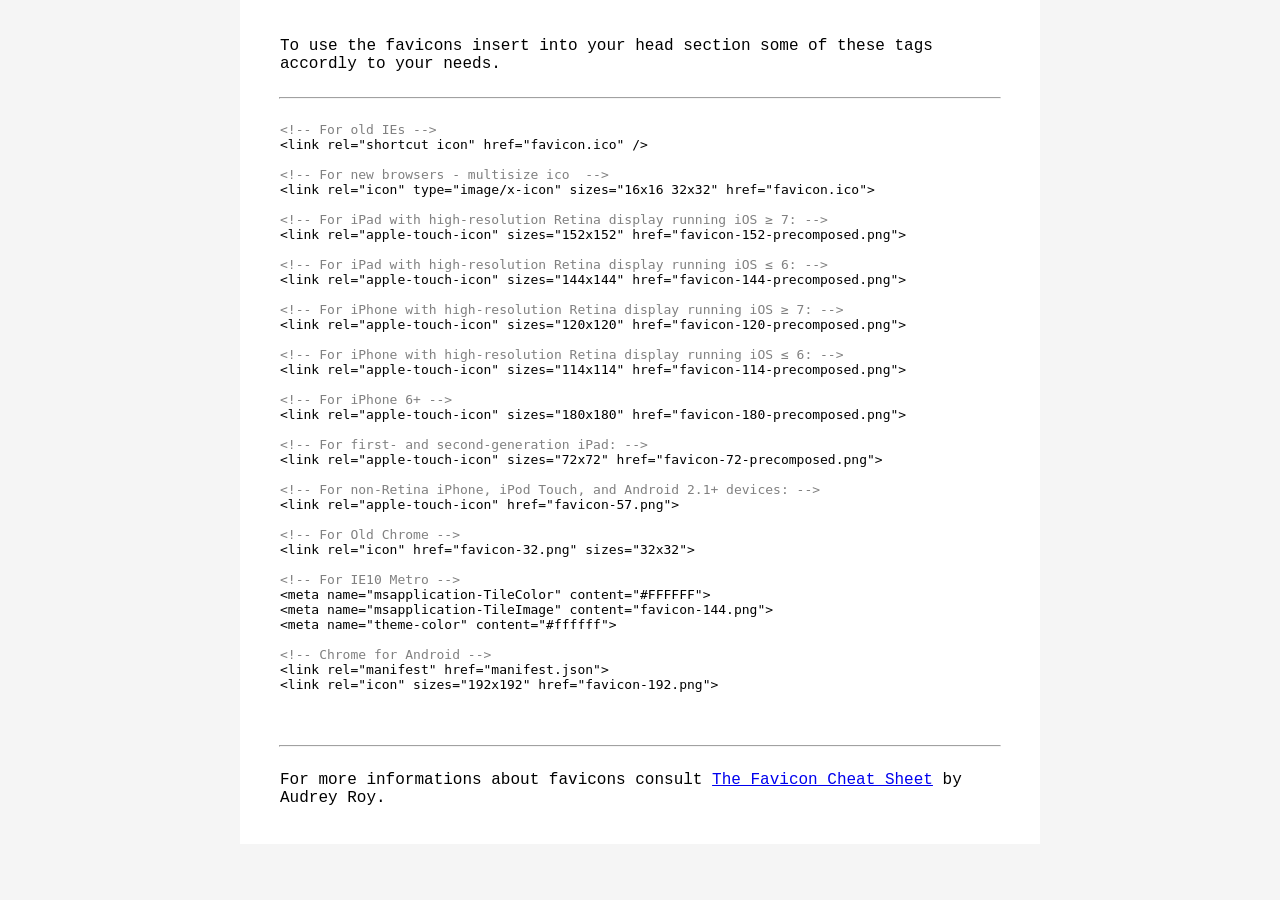
<file: Favicons/index.html>
<!DOCTYPE html>
    <head>
        <title>
            Favicons
        </title>
        <meta charset="utf-8" />

        <!-- For old IEs -->
        <link rel="shortcut icon" href="favicon.ico" />

        <!-- For new browsers multisize ico  -->
        <link rel="icon" type="image/x-icon" sizes="16x16 32x32" href="favicon.ico">

        <!-- Chrome for Android -->
        <link rel="icon" sizes="192x192" href="favicon-192.png">

        <!-- For iPhone 6+ downscaled for other devices -->
        <link rel="apple-touch-icon" sizes="180x180" href="favicon-180-precomposed.png">

        <!-- For IE10 Metro -->
        <meta name="msapplication-TileColor" content="#FFFFFF">
        <meta name="msapplication-TileImage" content="favicon-144.png">

        <style>

            body {
                background-color: #f5f5f5;
                border: 0px;
                margin: 0px;
                padding: 0px;
                font-family: Consolas,Menlo,Monaco,Lucida Console,Liberation Mono,DejaVu Sans Mono,Bitstream Vera Sans Mono,Courier New,monospace,serif;
                color: black;
            }

            pre {
                margin: 0px;
                color: black;
                padding: 0px 5%;
            }

            code {

            }

            .container {
                background-color: white;
                max-width: 800px;
                width: 100%;
                margin: 0 auto;
                padding: 1% 0;
                height: 100%;
            }

            .comment {
                color: gray;
                padding: 0px;
                margin: 0px;
            }

            hr {
                width: 80%;
                padding: 0 5%;
                border-color: #f5f5f5;
                background-color: #D1D1D1;
            }

            p {
                padding: 1% 5%;
            }

        </style>

    </head>
    <body class="">

        <div class="container">
            <p>
                To use the favicons insert into your  head section some of these tags accordly to your needs.
            </p>
            <hr>
            <pre>
            <code>
<span class="comment">&lt;!-- For old IEs --&gt;</span>
&lt;link rel=&quot;shortcut icon&quot; href=&quot;favicon.ico&quot; /&gt;

<span class="comment">&lt;!-- For new browsers - multisize ico  --&gt;</span>
&lt;link rel=&quot;icon&quot; type=&quot;image/x-icon&quot; sizes=&quot;16x16 32x32&quot; href=&quot;favicon.ico&quot;&gt;

<span class="comment">&lt;!-- For iPad with high-resolution Retina display running iOS &ge; 7: --&gt;</span>
&lt;link rel=&quot;apple-touch-icon&quot; sizes=&quot;152x152&quot; href=&quot;favicon-152-precomposed.png&quot;&gt;

<span class="comment">&lt;!-- For iPad with high-resolution Retina display running iOS &le; 6: --&gt;</span>
&lt;link rel=&quot;apple-touch-icon&quot; sizes=&quot;144x144&quot; href=&quot;favicon-144-precomposed.png&quot;&gt;

<span class="comment">&lt;!-- For iPhone with high-resolution Retina display running iOS &ge; 7: --&gt;</span>
&lt;link rel=&quot;apple-touch-icon&quot; sizes=&quot;120x120&quot; href=&quot;favicon-120-precomposed.png&quot;&gt;

<span class="comment">&lt;!-- For iPhone with high-resolution Retina display running iOS &le; 6: --&gt;</span>
&lt;link rel=&quot;apple-touch-icon&quot; sizes=&quot;114x114&quot; href=&quot;favicon-114-precomposed.png&quot;&gt;

<span class="comment">&lt;!-- For iPhone 6+ --&gt;</span>
&lt;link rel=&quot;apple-touch-icon&quot; sizes=&quot;180x180&quot; href=&quot;favicon-180-precomposed.png&quot;&gt;

<span class="comment">&lt;!-- For first- and second-generation iPad: --&gt;</span>
&lt;link rel=&quot;apple-touch-icon&quot; sizes=&quot;72x72&quot; href=&quot;favicon-72-precomposed.png&quot;&gt;

<span class="comment">&lt;!-- For non-Retina iPhone, iPod Touch, and Android 2.1+ devices: --&gt;</span>
&lt;link rel=&quot;apple-touch-icon&quot; href=&quot;favicon-57.png&quot;&gt;

<span class="comment">&lt;!-- For Old Chrome --&gt;</span>
&lt;link rel=&quot;icon&quot; href=&quot;favicon-32.png&quot; sizes=&quot;32x32&quot;&gt;

<span class="comment">&lt;!-- For IE10 Metro --&gt;</span>
&lt;meta name=&quot;msapplication-TileColor&quot; content=&quot;#FFFFFF&quot;&gt;
&lt;meta name=&quot;msapplication-TileImage&quot; content=&quot;favicon-144.png&quot;&gt;
&lt;meta name=&quot;theme-color&quot; content=&quot;#ffffff&quot;&gt;

<span class="comment">&lt;!-- Chrome for Android --&gt;</span>
&lt;link rel=&quot;manifest&quot; href=&quot;manifest.json&quot;&gt;
&lt;link rel=&quot;icon&quot; sizes=&quot;192x192&quot; href=&quot;favicon-192.png&quot;&gt;

            </code>
            </pre>

            <hr>

            <p>
                For more informations about favicons consult <a href="https://github.com/audreyr/favicon-cheat-sheet">The Favicon Cheat Sheet</a> by Audrey Roy.
            </p>

        </div>

    </body>
</file>
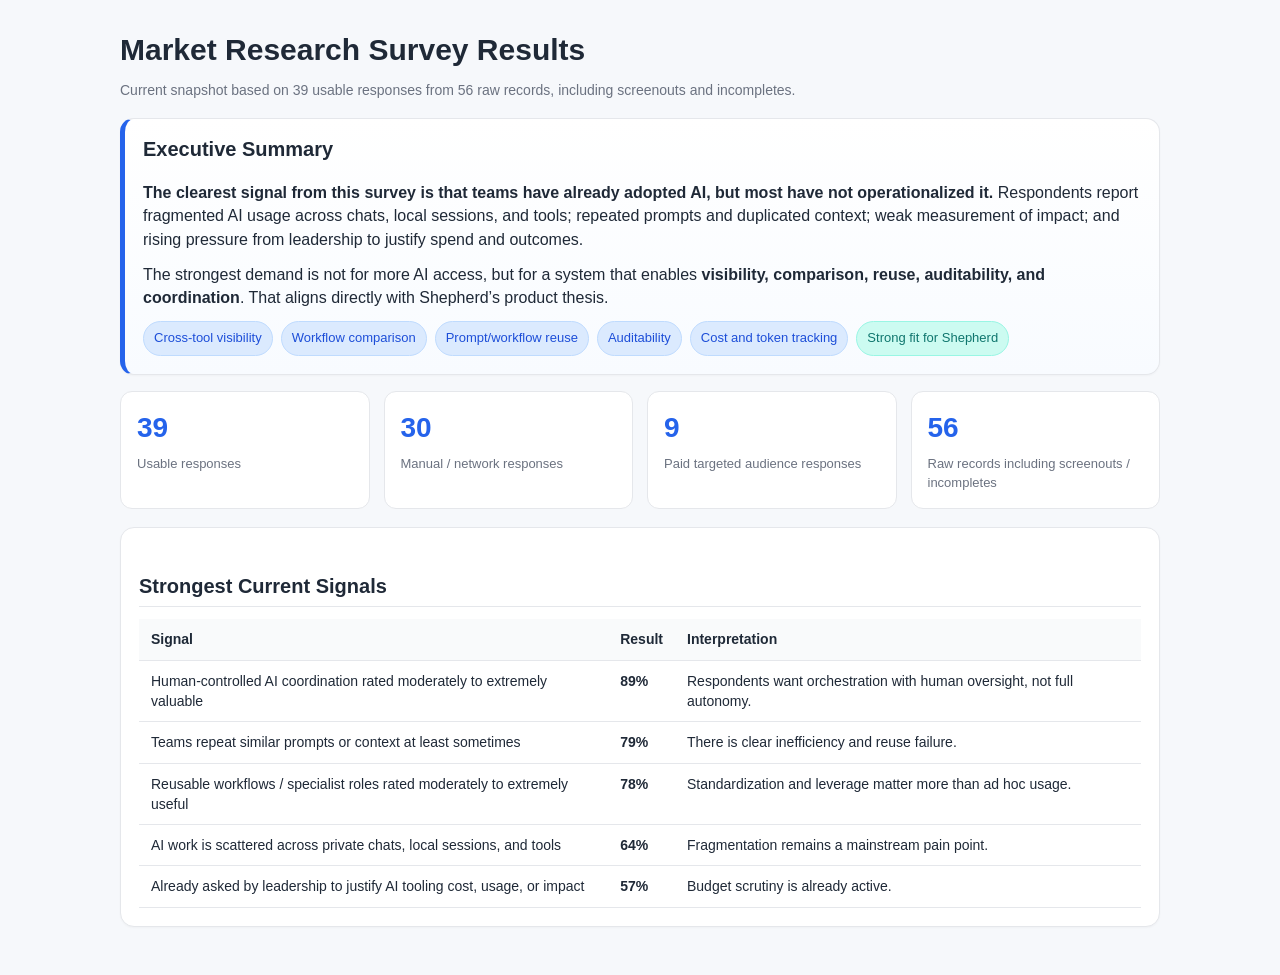
<file: shepherd/index.html>
<!DOCTYPE html>
<html lang="en">
<head>
  <meta charset="UTF-8" />
  <meta name="viewport" content="width=device-width, initial-scale=1.0" />
  <title>Market Research Survey Results Report</title>
  <style>
    :root {
      --bg: #f6f8fb;
      --card: #ffffff;
      --text: #1f2937;
      --muted: #6b7280;
      --line: #e5e7eb;
      --accent: #2563eb;
      --accent-soft: #dbeafe;
      --good: #0f766e;
      --good-soft: #ccfbf1;
      --warn: #b45309;
      --warn-soft: #fef3c7;
    }
    * { box-sizing: border-box; }
    body {
      margin: 0;
      background: var(--bg);
      color: var(--text);
      font-family: Arial, Helvetica, sans-serif;
      line-height: 1.45;
    }
    .wrap {
      max-width: 1080px;
      margin: 0 auto;
      padding: 32px 20px 48px;
    }
    h1, h2, h3 {
      margin: 0 0 12px;
      line-height: 1.2;
    }
    h1 { font-size: 30px; }
    h2 {
      font-size: 20px;
      margin-top: 28px;
      padding-bottom: 8px;
      border-bottom: 1px solid var(--line);
    }
    h3 { font-size: 16px; margin-top: 20px; }
    p { margin: 0 0 12px; }
    .sub {
      color: var(--muted);
      font-size: 14px;
      margin-top: 6px;
    }
    .card {
      background: var(--card);
      border: 1px solid var(--line);
      border-radius: 14px;
      padding: 18px 18px;
      margin-top: 18px;
      box-shadow: 0 1px 2px rgba(0,0,0,0.03);
    }
    .summary {
      background: linear-gradient(180deg, #ffffff 0%, #f8fbff 100%);
      border-left: 5px solid var(--accent);
    }
    .grid {
      display: grid;
      grid-template-columns: repeat(4, minmax(0, 1fr));
      gap: 14px;
      margin-top: 16px;
    }
    .metric {
      background: var(--card);
      border: 1px solid var(--line);
      border-radius: 12px;
      padding: 16px;
    }
    .metric .num {
      font-size: 28px;
      font-weight: 700;
      color: var(--accent);
      margin-bottom: 6px;
    }
    .metric .label {
      font-size: 13px;
      color: var(--muted);
    }
    .pill-row {
      display: flex;
      flex-wrap: wrap;
      gap: 8px;
      margin-top: 10px;
    }
    .pill {
      display: inline-block;
      padding: 7px 10px;
      border-radius: 999px;
      font-size: 13px;
      background: var(--accent-soft);
      color: #1d4ed8;
      border: 1px solid #bfdbfe;
    }
    .pill.good {
      background: var(--good-soft);
      color: var(--good);
      border-color: #99f6e4;
    }
    .pill.warn {
      background: var(--warn-soft);
      color: var(--warn);
      border-color: #fde68a;
    }
    ul, ol {
      margin: 10px 0 0 20px;
      padding: 0;
    }
    li { margin: 8px 0; }
    table {
      width: 100%;
      border-collapse: collapse;
      margin-top: 12px;
      font-size: 14px;
    }
    th, td {
      text-align: left;
      padding: 10px 12px;
      border-bottom: 1px solid var(--line);
      vertical-align: top;
    }
    th {
      background: #f9fafb;
      font-weight: 700;
    }
    .two-col {
      display: grid;
      grid-template-columns: 1fr 1fr;
      gap: 16px;
    }
    blockquote {
      margin: 12px 0;
      padding: 12px 14px;
      background: #f9fafb;
      border-left: 4px solid var(--accent);
      color: #374151;
      font-style: italic;
    }
    .footer-note {
      margin-top: 18px;
      font-size: 12px;
      color: var(--muted);
    }
    @media (max-width: 900px) {
      .grid { grid-template-columns: repeat(2, minmax(0, 1fr)); }
      .two-col { grid-template-columns: 1fr; }
    }
    @media (max-width: 600px) {
      .grid { grid-template-columns: 1fr; }
    }
  </style>
</head>
<body>
  <div class="wrap">
    <h1>Market Research Survey Results</h1>
    <div class="sub">Current snapshot based on 39 usable responses from 56 raw records, including screenouts and incompletes.</div>

    <div class="card summary">
      <h2 style="border-bottom:none; margin-top:0;">Executive Summary</h2>
      <p><strong>The clearest signal from this survey is that teams have already adopted AI, but most have not operationalized it.</strong> Respondents report fragmented AI usage across chats, local sessions, and tools; repeated prompts and duplicated context; weak measurement of impact; and rising pressure from leadership to justify spend and outcomes.</p>
      <p>The strongest demand is not for more AI access, but for a system that enables <strong>visibility, comparison, reuse, auditability, and coordination</strong>. That aligns directly with Shepherd’s product thesis.</p>
      <div class="pill-row">
        <span class="pill">Cross-tool visibility</span>
        <span class="pill">Workflow comparison</span>
        <span class="pill">Prompt/workflow reuse</span>
        <span class="pill">Auditability</span>
        <span class="pill">Cost and token tracking</span>
        <span class="pill good">Strong fit for Shepherd</span>
      </div>
    </div>

    <div class="grid">
      <div class="metric">
        <div class="num">39</div>
        <div class="label">Usable responses</div>
      </div>
      <div class="metric">
        <div class="num">30</div>
        <div class="label">Manual / network responses</div>
      </div>
      <div class="metric">
        <div class="num">9</div>
        <div class="label">Paid targeted audience responses</div>
      </div>
      <div class="metric">
        <div class="num">56</div>
        <div class="label">Raw records including screenouts / incompletes</div>
      </div>
    </div>

    <div class="card">
      <h2>Strongest Current Signals</h2>
      <table>
        <thead>
          <tr>
            <th>Signal</th>
            <th>Result</th>
            <th>Interpretation</th>
          </tr>
        </thead>
        <tbody>
          <tr>
            <td>Human-controlled AI coordination rated moderately to extremely valuable</td>
            <td><strong>89%</strong></td>
            <td>Respondents want orchestration with human oversight, not full autonomy.</td>
          </tr>
          <tr>
            <td>Teams repeat similar prompts or context at least sometimes</td>
            <td><strong>79%</strong></td>
            <td>There is clear inefficiency and reuse failure.</td>
          </tr>
          <tr>
            <td>Reusable workflows / specialist roles rated moderately to extremely useful</td>
            <td><strong>78%</strong></td>
            <td>Standardization and leverage matter more than ad hoc usage.</td>
          </tr>
          <tr>
            <td>AI work is scattered across private chats, local sessions, and tools</td>
            <td><strong>64%</strong></td>
            <td>Fragmentation remains a mainstream pain point.</td>
          </tr>
          <tr>
            <td>Already asked by leadership to justify AI tooling cost, usage, or impact</td>
            <td><strong>57%</strong></td>
            <td>Budget scrutiny is already active.</td>
          </
</file>
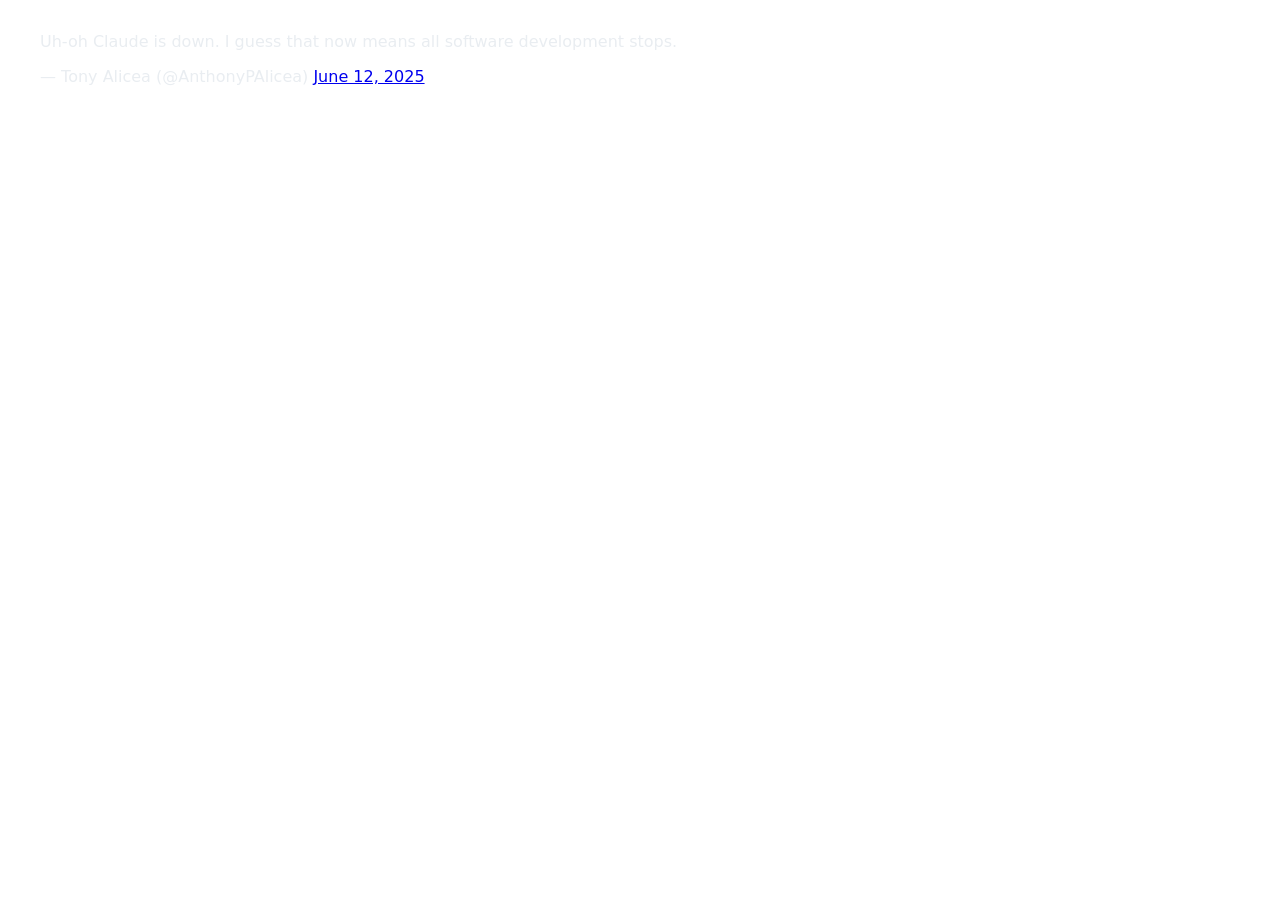
<file: ai-visualizations/anthonypalicea-tweet.html>
<!doctype html>
<html lang="en">
<head>
  <meta charset="utf-8" />
  <meta name="viewport" content="width=device-width, initial-scale=1" />
  <title>anthonypalicea Tweet</title>
  <script src="https://d3js.org/d3.v7.min.js"></script>
  <link rel='stylesheet' href='https://fonts.googleapis.com/css2?family=Comfortaa:wght@300;400;500;600;700&amp;display=swap'>
  <style>
    :root{
      --bg:#0e0f12; --panel:#151821; --ink:#e9edf1; --muted:#a7b0be;
      --grid:#202533; --ok:#2bb673; --mid:#b5d56a; --warn:#f1c40f; --bad:#c0392b; --none:#404b5a;
    }
    html,
    body {
      width: 100%;
      height: 100%;
      overflow: hidden;
      margin: 0;
      padding: 0;
    }

    body {
      background: transparent;
      color: var(--ink);
      font-family:Inter, system-ui, -apple-system, Segoe UI, Roboto, Helvetica, Arial, sans-serif;
      /* font-family: "Comfortaa", cursive; */

      display: flex;
    }
    *{box-sizing:border-box}
    </style>
  <base target="_parent">
  <meta name="viewport" content="width=device-width, initial-scale=1, maximum-scale=1" />
</head>
<body>
  <blockquote class="twitter-tweet"><p lang="en" dir="ltr">Uh-oh Claude is down. I guess that now means all software development stops.</p>&mdash; Tony Alicea (@AnthonyPAlicea) <a href="https://twitter.com/AnthonyPAlicea/status/1933258304064479376?ref_src=twsrc%5Etfw">June 12, 2025</a></blockquote> <script async src="https://platform.twitter.com/widgets.js" charset="utf-8"></script>
</body>
</html>
</file>
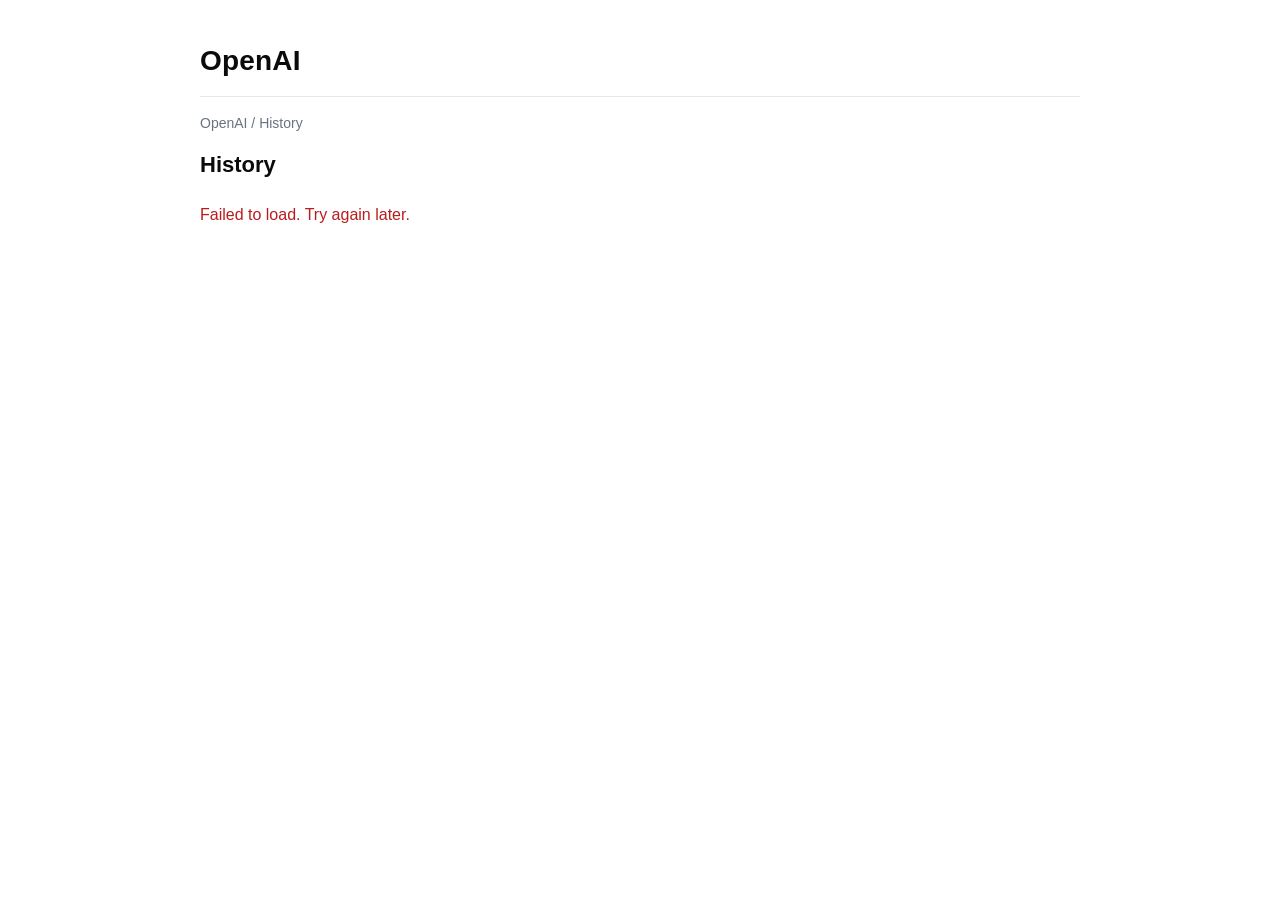
<file: ai-visualizations/openai-status.html>
<!DOCTYPE html>
<html lang="en">
<head>
<meta charset="UTF-8" />
<meta name="viewport" content="width=device-width, initial-scale=1" />
<title>OpenAI Status (Unofficial)</title>
<style>
  :root{
    --bg:#fff;
    --fg:#0b0b0c;
    --muted:#6b7280;
    --hair:#e5e7eb;
    --hover:#f8fafc;
    --banner-bg:#fff8e5;
    --banner-border:#f4d98c;
    --banner-accent:#8a6d1f;
    --green:#22c55e;
    --yellow:#f59e0b;
    --orange:#f97316;
    --red:#ef4444;
    --blue:#3b82f6;
  }
  *{ box-sizing:border-box }
  html,body{ background:var(--bg); color:var(--fg); font:16px/1.5 -apple-system,BlinkMacSystemFont,"Segoe UI",Roboto,Helvetica,Arial; }
  a{ color:inherit; text-decoration:none; }
  a:hover{ text-decoration:underline; }

  .wrap{ max-width:920px; margin:0 auto; padding:24px 20px 60px; }

  .top{ display:flex; align-items:center; justify-content:flex-start;
    padding:8px 0 14px; border-bottom:1px solid var(--hair); margin-bottom:16px; }
  .brand{ font-weight:700; font-size:28px; letter-spacing:.2px; }

  .crumb{ color:var(--muted); font-size:14px; margin:12px 0 4px; }
  .title-row{ display:flex; align-items:center; justify-content:space-between; }
  .title{ font-size:22px; font-weight:700; margin:10px 0 6px; }
  .range{ color:var(--muted); font-size:14px; }

  .banner{ background:var(--banner-bg); border:1px solid var(--banner-border);
    border-radius:10px; padding:16px 18px; margin:16px 0 24px; display:none; }
  .banner h3{ margin:0 0 10px; font-size:16px; color:var(--banner-accent); font-weight:700; }
  .banner strong{ display:block; margin:2px 0 6px; }

  .loader{ display:flex; align-items:center; gap:10px; color:var(--muted); padding:16px 0; }
  .dot{ width:8px; height:8px; border-radius:50%; background:#d1d5db; animation:b 1s infinite ease-in-out; }
  .dot:nth-child(2){ animation-delay:.15s }
  .dot:nth-child(3){ animation-delay:.3s }
  @keyframes b { 0%,80%,100%{ transform:scale(0.6); opacity:.5 } 40%{ transform:scale(1); opacity:1 } }

  .month{ margin-top:26px; font-weight:700; }
  .row{ display:grid; grid-template-columns:70px 10px 1fr 90px; gap:16px;
    padding:14px 0; border-bottom:1px solid var(--hair); transition:background .15s; }
  .row:hover{ background:var(--hover); }
  .date-col{ text-align:right; color:var(--muted); font-weight:600; padding-top:3px; }
  .date-col .dow{ color:var(--muted); font-weight:500; margin-left:4px; }
  .sev{ width:6px; border-radius:3px; margin-left:4px; background:var(--yellow); }
  .sev.ok{ background:var(--green); }
  .sev.minor{ background:var(--yellow); }
  .sev.major{ background:var(--orange); }
  .sev.critical{ background:var(--red); }
  .sev.info{ background:var(--blue); }
  .content .name{ font-weight:700; }
  .content .desc{ color:var(--muted); margin-top:4px; }
  .time{ text-align:right; color:var(--muted); white-space:nowrap; padding-top:3px; }

  @media (max-width:640px){
    .row{ grid-template-columns:56px 8px 1fr 64px; gap:12px; }
    .title{ font-size:20px; }
  }
</style>
</head>
<body>
<div class="wrap" id="app">
  <div class="top"><div class="brand">OpenAI</div></div>
  <div class="crumb">OpenAI / History</div>
  <div class="title-row"><div class="title">History</div><div class="range" id="range"></div></div>
  <div id="banner" class="banner"></div>
  <div id="history">
    <div class="loader" id="loader">
      <div class="dot"></div><div class="dot"></div><div class="dot"></div>
      <span>Loading incidents…</span>
    </div>
  </div>
</div>

<script>
(async function(){
  const proxiedText = async (url) => {
    try {
      const r = await fetch("https://api.allorigins.win/raw?url=" + encodeURIComponent(url), {cache:"no-cache"});
      if (r.ok) return await r.text();
      throw new Error("AllOrigins failed");
    } catch(e) {
      const r2 = await fetch("https://r.jina.ai/http://" + url.replace(/^https?:\/\//,''));
      if (!r2.ok) throw new Error("proxy failed");
      return await r2.text();
    }
  };
  const monthName = (d) => d.toLocaleString(undefined, { month: "long" });
  const weekdayShort = (d) => d.toLocaleString(undefined, { weekday: "short" });
  const timeHM = (d) => d.toLocaleString(undefined, { hour: "numeric", minute: "2-digit" });

  function inferSeverity(text){
    const t = text.toLowerCase();
    if (/(maintenance|scheduled maintenance)/.test(t)) return "info";
    if (/(outage|not displaying|unavailable|cannot|can't|down|critical)/.test(t)) return "critical";
    if (/(partial outage|major (?:incident|outage)|widespread)/.test(t)) return "major";
    if (/(degraded|elevated|delays|slow|latency|rate limit|errors?)/.test(t)) return "minor";
    if (/(resolved|recovered|operational)/.test(t)) return "ok";
    return "minor";
  }

  async function renderStatus(){
    const historyEl = document.getElementById("history");
    const bannerEl  = document.getElementById("banner");
    historyEl.innerHTML = `<div class="loader">
      <div class="dot"></div><div class="dot"></div><div class="dot"></div>
      <span>Refreshing…</span>
    </div>`;
    try{
      const rssText = await proxiedText("https://status.openai.com/feed.rss");
      const xml = new DOMParser().parseFromString(rssText, "application/xml");
      const items = Array.from(xml.querySelectorAll("item")).map(it => {
        const title = it.querySelector("title")?.textContent ?? "";
        const link  = it.querySelector("link")?.textContent ?? "#";
        const desc  = it.querySelector("description")?.textContent ?? "";
        const pub   = new Date(it.querySelector("pubDate")?.textContent ?? Date.now());
        return { title, link, desc, pub, sev: inferSeverity(`${title} ${desc}`) };
      });

      if (!items.length) throw new Error("No items");

      // header range
      const first = items[items.length - 1].pub, last = items[0].pub;
      const pretty = (d)=> d.toLocaleString(undefined,{ month:"short", year:"numeric" });
      document.getElementById("range").textContent = `${pretty(first)} – ${pretty(last)}`;

      // banner
      const latest = items[0];
      if (!/resolved|recovered|operational/i.test(latest.desc)){
        bannerEl.style.display = "";
        bannerEl.innerHTML = `<h3>We’re currently experiencing issues</h3>
          <strong>${latest.title}</strong><div>${latest.desc}</div>`;
      } else { bannerEl.style.display="none"; bannerEl.innerHTML=""; }

      // history
      historyEl.innerHTML = "";
      let currentMonth = "";
      items.forEach(it=>{
        const m = monthName(it.pub);
        if (m !== currentMonth){
          currentMonth = m;
          const h=document.createElement("div"); h.className="month"; h.textContent=m;
          historyEl.appendChild(h);
        }
        const row=document.createElement("div");
        row.className="row";
        row.innerHTML=`<div class="date-col">${String(it.pub.getDate()).padStart(2,"0")} <span class="dow">${weekdayShort(it.pub)}</span></div>
          <div class="sev ${it.sev}"></div>
          <div class="content"><a class="name" href="${it.link}" target="_blank" rel="noopener">${it.title}</a>
          <div class="desc">${it.desc}</div></div>
          <div class="time">${timeHM(it.pub)}</div>`;
        historyEl.appendChild(row);
      });
    }catch(e){
      historyEl.innerHTML=`<div class="loader" style="color:#b91c1c">Failed to load. Try again later.</div>`;
      console.error(e);
    }
  }

  // first load
  await renderStatus();

  // auto-refresh every 2 min when focused
  setInterval(()=>{ if (document.hasFocus()) renderStatus(); }, 120000);
})();
</script>
</body>
</html>
</file>
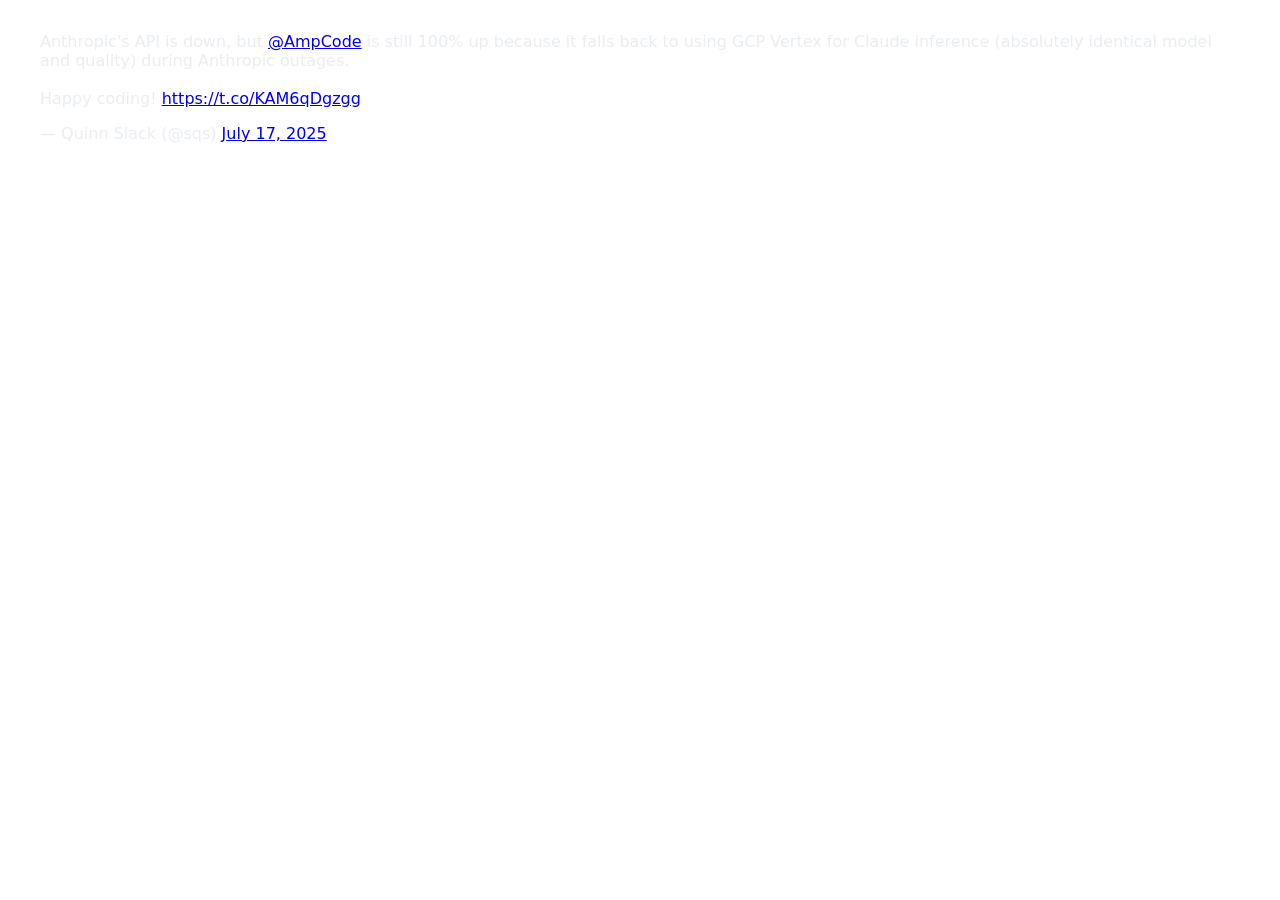
<file: ai-visualizations/sqs-tweet.html>
<!doctype html>
<html lang="en">
<head>
  <meta charset="utf-8" />
  <meta name="viewport" content="width=device-width, initial-scale=1" />
  <title>sqs Tweet</title>
  <script src="https://d3js.org/d3.v7.min.js"></script>
  <link rel='stylesheet' href='https://fonts.googleapis.com/css2?family=Comfortaa:wght@300;400;500;600;700&amp;display=swap'>
  <style>
    :root{
      --bg:#0e0f12; --panel:#151821; --ink:#e9edf1; --muted:#a7b0be;
      --grid:#202533; --ok:#2bb673; --mid:#b5d56a; --warn:#f1c40f; --bad:#c0392b; --none:#404b5a;
    }
    html,
    body {
      width: 100%;
      height: 100%;
      overflow: hidden;
      margin: 0;
      padding: 0;
    }

    body {
      background: transparent;
      color: var(--ink);
      font-family:Inter, system-ui, -apple-system, Segoe UI, Roboto, Helvetica, Arial, sans-serif;
      /* font-family: "Comfortaa", cursive; */

      display: flex;
    }
    *{box-sizing:border-box}
    </style>
  <base target="_parent">
  <meta name="viewport" content="width=device-width, initial-scale=1, maximum-scale=1" />
</head>
<body>
  <blockquote class="twitter-tweet"><p lang="en" dir="ltr">Anthropic&#39;s API is down, but <a href="https://twitter.com/AmpCode?ref_src=twsrc%5Etfw">@AmpCode</a> is still 100% up because it falls back to using GCP Vertex for Claude inference (absolutely identical model and quality) during Anthropic outages.<br><br>Happy coding! <a href="https://t.co/KAM6qDgzgg">https://t.co/KAM6qDgzgg</a></p>&mdash; Quinn Slack (@sqs) <a href="https://twitter.com/sqs/status/1945960738889285945?ref_src=twsrc%5Etfw">July 17, 2025</a></blockquote> <script async src="https://platform.twitter.com/widgets.js" charset="utf-8"></script>
</body>
</html>
</file>
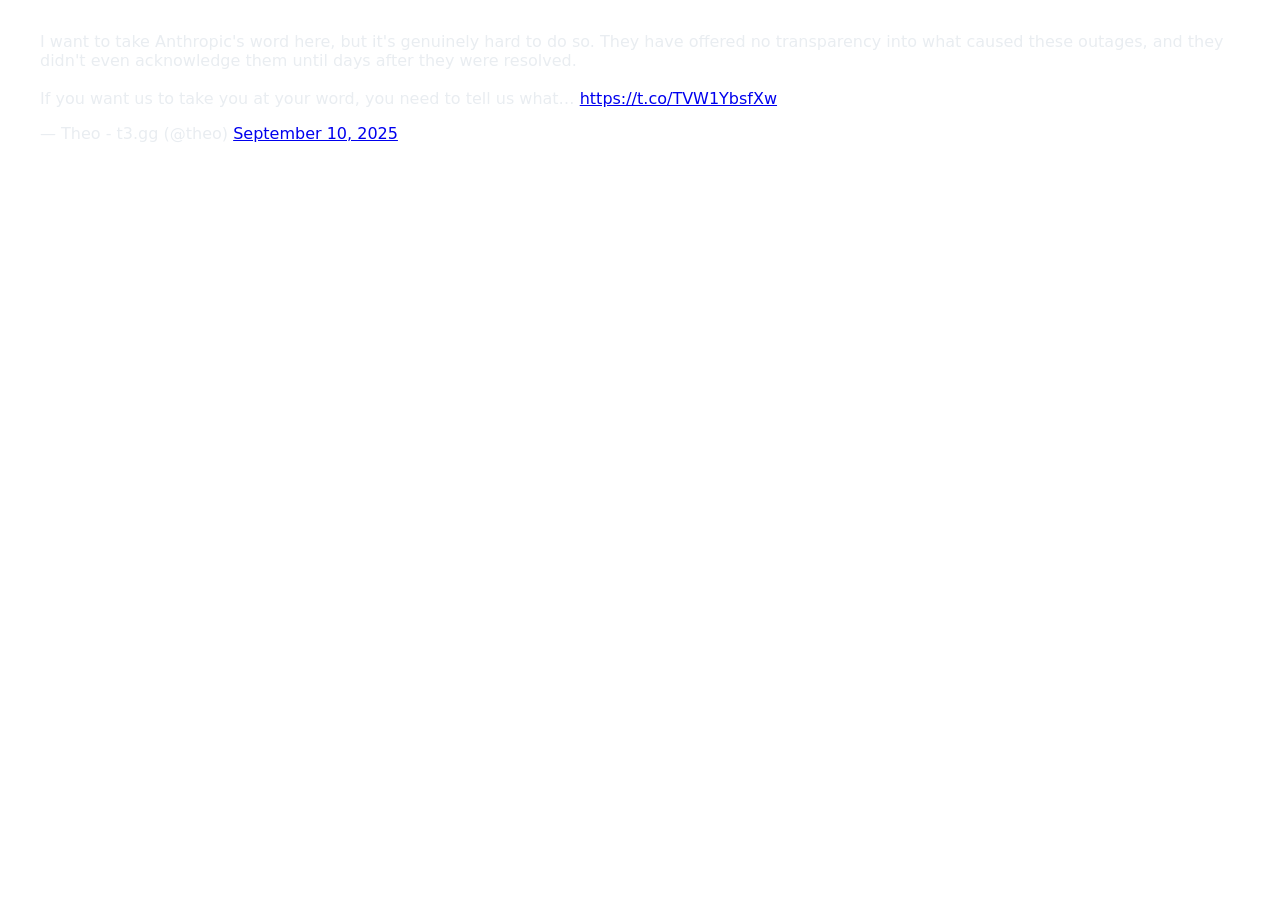
<file: ai-visualizations/theo-tweet.html>
<!doctype html>
<html lang="en">
<head>
  <meta charset="utf-8" />
  <meta name="viewport" content="width=device-width, initial-scale=1" />
  <title>Theo - t3.gg Tweet</title>
  <script src="https://d3js.org/d3.v7.min.js"></script>
  <link rel='stylesheet' href='https://fonts.googleapis.com/css2?family=Comfortaa:wght@300;400;500;600;700&amp;display=swap'>
  <style>
    :root{
      --bg:#0e0f12; --panel:#151821; --ink:#e9edf1; --muted:#a7b0be;
      --grid:#202533; --ok:#2bb673; --mid:#b5d56a; --warn:#f1c40f; --bad:#c0392b; --none:#404b5a;
    }
    html,
    body {
      width: 100%;
      height: 100%;
      overflow: hidden;
      margin: 0;
      padding: 0;
    }

    body {
      background: transparent;
      color: var(--ink);
      font-family:Inter, system-ui, -apple-system, Segoe UI, Roboto, Helvetica, Arial, sans-serif;
      /* font-family: "Comfortaa", cursive; */

      display: flex;
    }
    *{box-sizing:border-box}
    </style>
  <base target="_parent">
  <meta name="viewport" content="width=device-width, initial-scale=1, maximum-scale=1" />
</head>
<body>
  <blockquote class="twitter-tweet"><p lang="en" dir="ltr">I want to take Anthropic&#39;s word here, but it&#39;s genuinely hard to do so. They have offered no transparency into what caused these outages, and they didn&#39;t even acknowledge them until days after they were resolved.<br><br>If you want us to take you at your word, you need to tell us what… <a href="https://t.co/TVW1YbsfXw">https://t.co/TVW1YbsfXw</a></p>&mdash; Theo - t3.gg (@theo) <a href="https://twitter.com/theo/status/1965902787272949770?ref_src=twsrc%5Etfw">September 10, 2025</a></blockquote> <script async src="https://platform.twitter.com/widgets.js" charset="utf-8"></script>
</body>
</html>
</file>
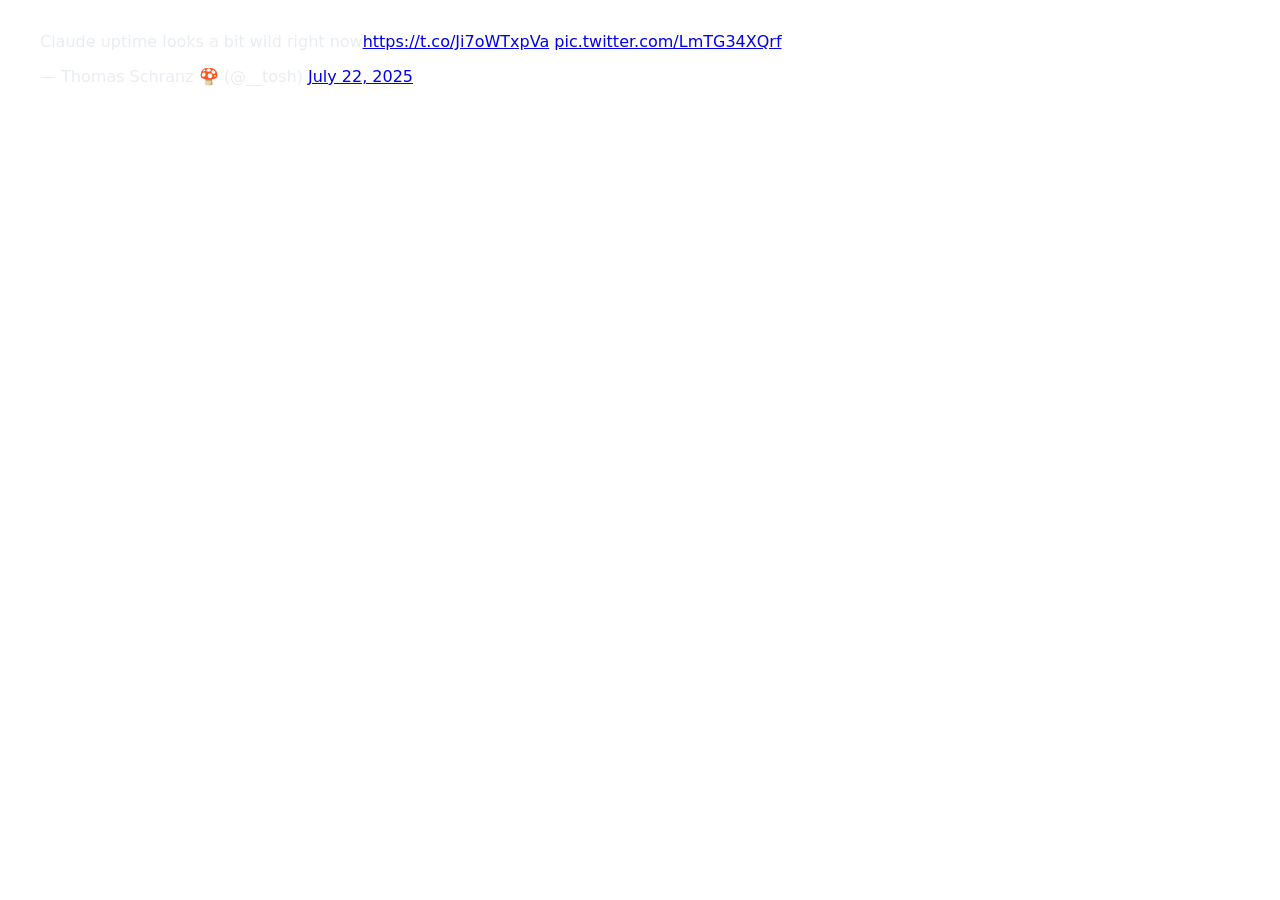
<file: ai-visualizations/tosh-tweet.html>
<!doctype html>
<html lang="en">
<head>
  <meta charset="utf-8" />
  <meta name="viewport" content="width=device-width, initial-scale=1" />
  <title>tosh Tweet</title>
  <script src="https://d3js.org/d3.v7.min.js"></script>
  <link rel='stylesheet' href='https://fonts.googleapis.com/css2?family=Comfortaa:wght@300;400;500;600;700&amp;display=swap'>
  <style>
    :root{
      --bg:#0e0f12; --panel:#151821; --ink:#e9edf1; --muted:#a7b0be;
      --grid:#202533; --ok:#2bb673; --mid:#b5d56a; --warn:#f1c40f; --bad:#c0392b; --none:#404b5a;
    }
    html,
    body {
      width: 100%;
      height: 100%;
      overflow: hidden;
      margin: 0;
      padding: 0;
    }

    body {
      background: transparent;
      color: var(--ink);
      font-family:Inter, system-ui, -apple-system, Segoe UI, Roboto, Helvetica, Arial, sans-serif;
      /* font-family: "Comfortaa", cursive; */

      display: flex;
    }
    *{box-sizing:border-box}
    </style>
  <base target="_parent">
  <meta name="viewport" content="width=device-width, initial-scale=1, maximum-scale=1" />
</head>
<body>
  <blockquote class="twitter-tweet"><p lang="en" dir="ltr">Claude uptime looks a bit wild right now<a href="https://t.co/Ji7oWTxpVa">https://t.co/Ji7oWTxpVa</a> <a href="https://t.co/LmTG34XQrf">pic.twitter.com/LmTG34XQrf</a></p>&mdash; Thomas Schranz 🍄 (@__tosh) <a href="https://twitter.com/__tosh/status/1947572676484071828?ref_src=twsrc%5Etfw">July 22, 2025</a></blockquote> <script async src="https://platform.twitter.com/widgets.js" charset="utf-8"></script>
</body>
</html>
</file>
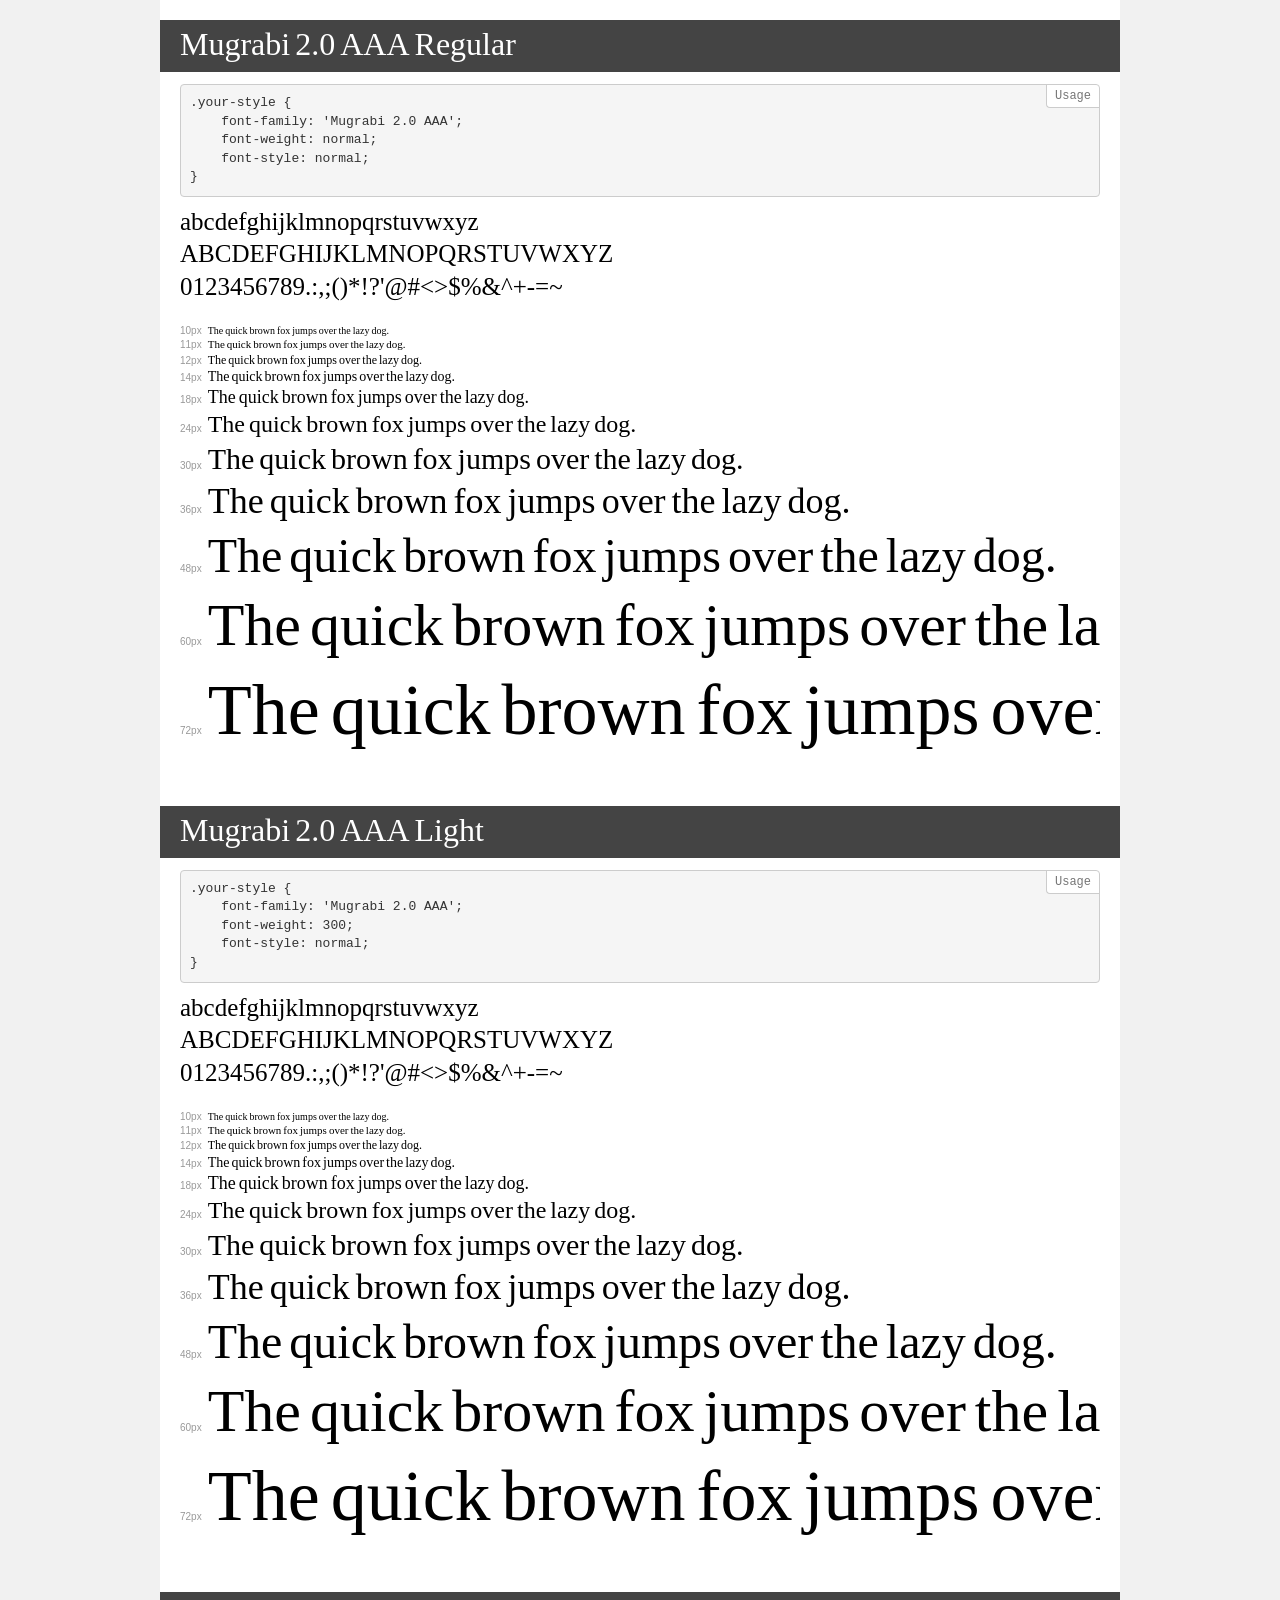
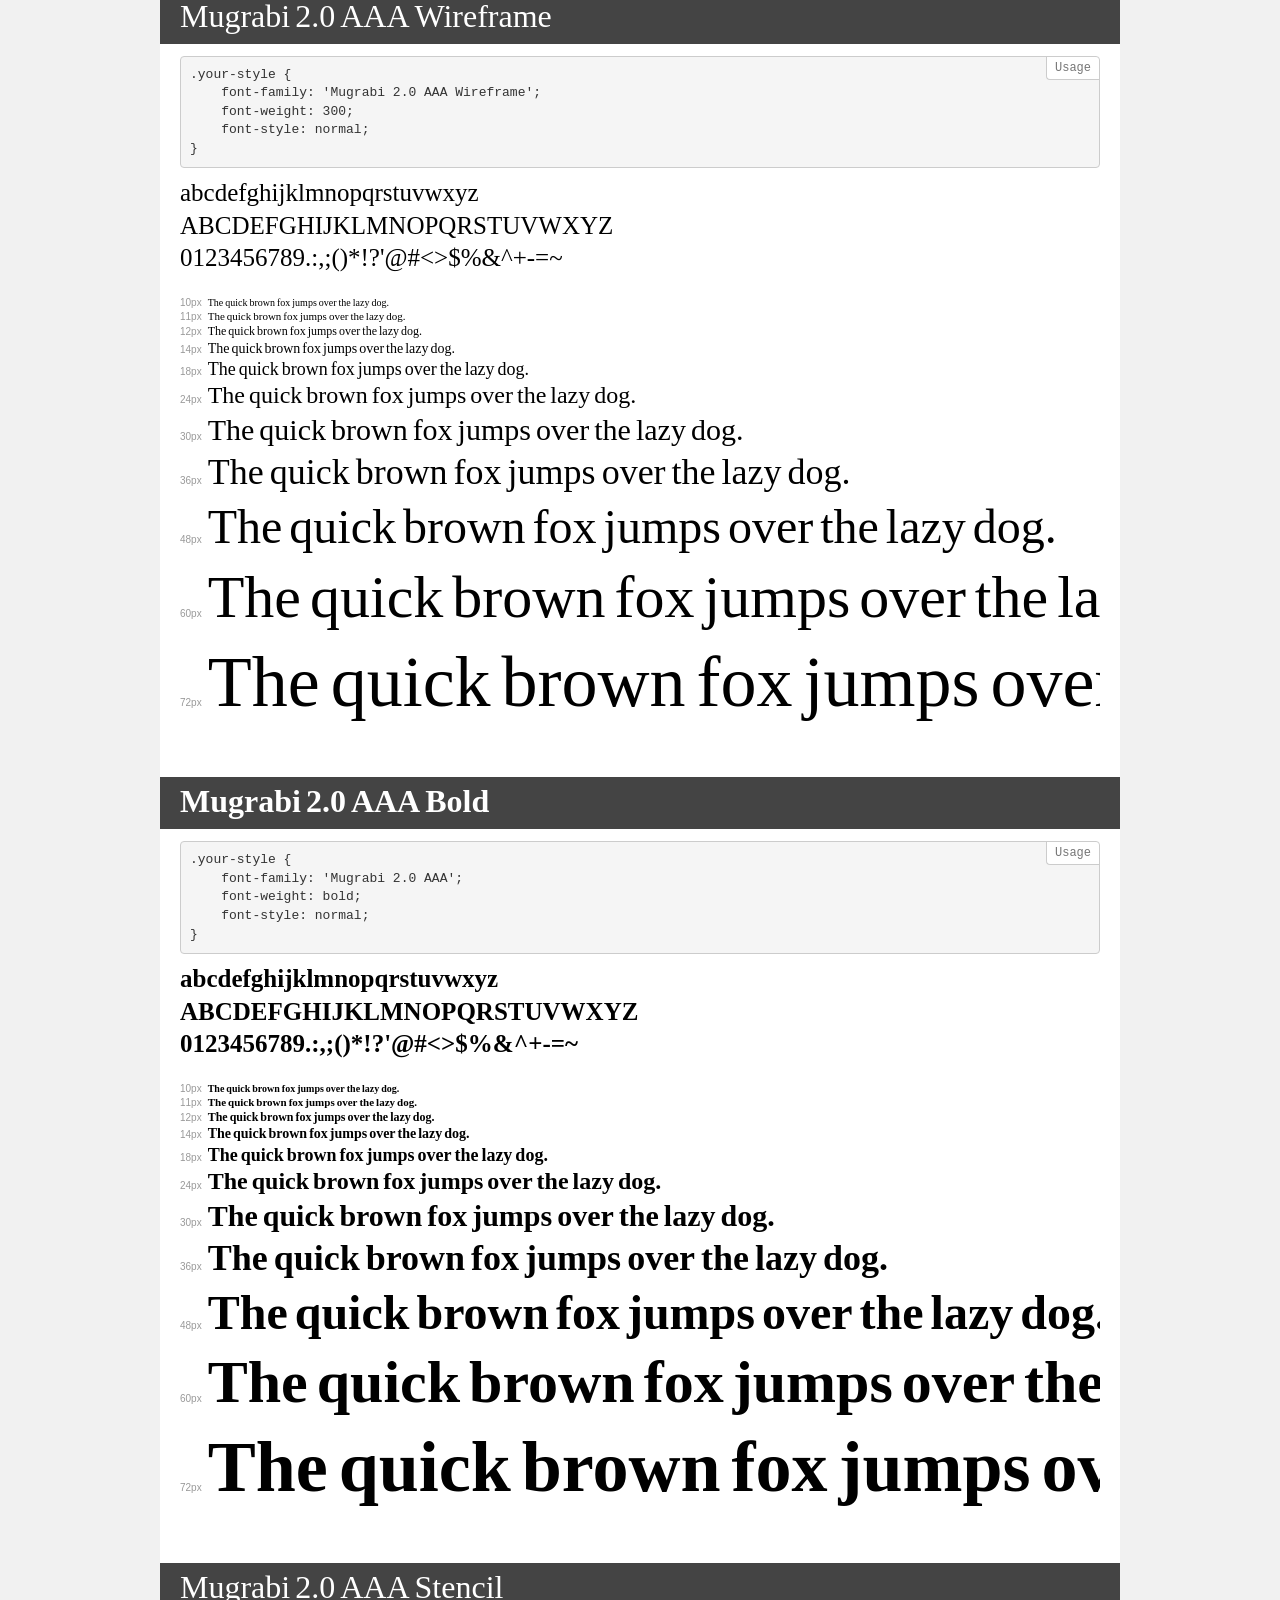
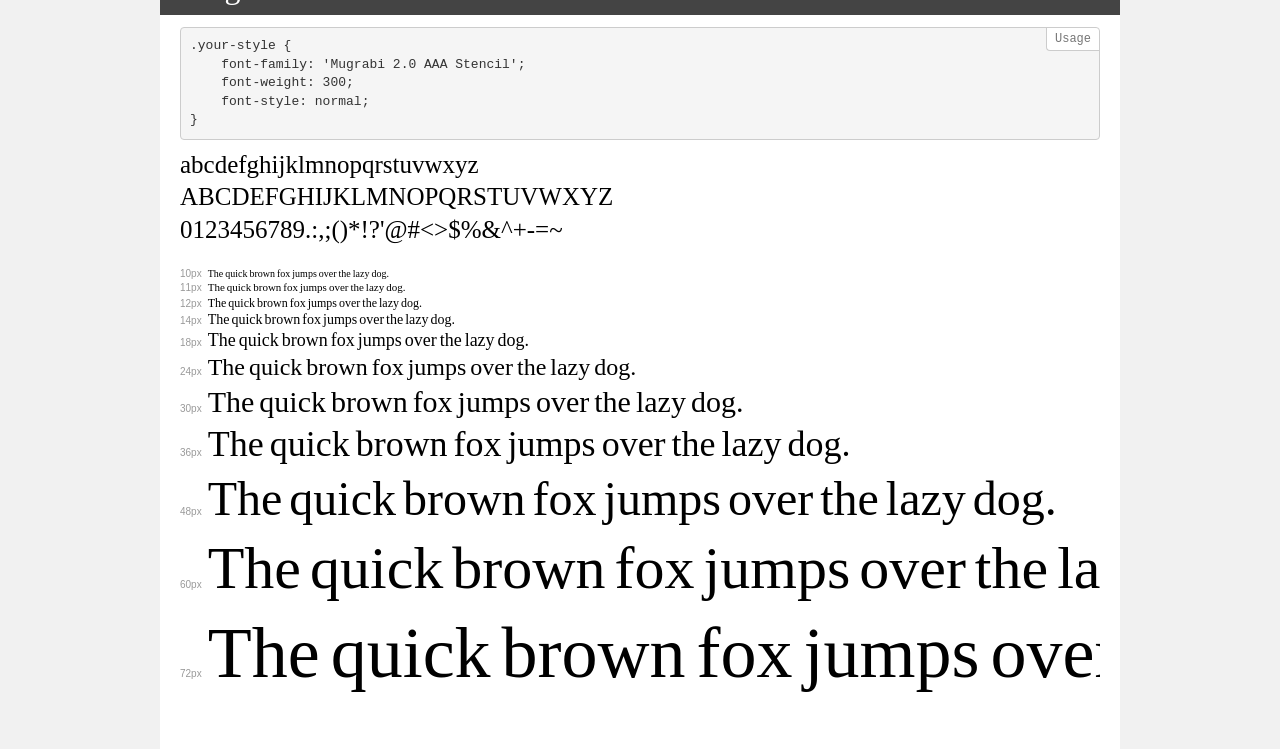
<file: fonts/heb/fam/demo.html>
<!DOCTYPE html>
<html>
<head>
    <meta charset="utf-8">
    <meta http-equiv="X-UA-Compatible" content="IE=edge">
    <meta name="viewport" content="width=device-width, initial-scale=1">
    <meta name="robots" content="noindex, noarchive">
    <title>Transfonter demo</title>
    <link href="stylesheet.css" rel="stylesheet">
    <style>
        /*
        http://meyerweb.com/eric/tools/css/reset/
        v2.0 | 20110126
        License: none (public domain)
        */
        html, body, div, span, applet, object, iframe,
        h1, h2, h3, h4, h5, h6, p, blockquote, pre,
        a, abbr, acronym, address, big, cite, code,
        del, dfn, em, img, ins, kbd, q, s, samp,
        small, strike, strong, sub, sup, tt, var,
        b, u, i, center,
        dl, dt, dd, ol, ul, li,
        fieldset, form, label, legend,
        table, caption, tbody, tfoot, thead, tr, th, td,
        article, aside, canvas, details, embed,
        figure, figcaption, footer, header, hgroup,
        menu, nav, output, ruby, section, summary,
        time, mark, audio, video {
            margin: 0;
            padding: 0;
            border: 0;
            font-size: 100%;
            font: inherit;
            vertical-align: baseline;
        }
        /* HTML5 display-role reset for older browsers */
        article, aside, details, figcaption, figure,
        footer, header, hgroup, menu, nav, section {
            display: block;
        }
        body {
            line-height: 1;
        }
        ol, ul {
            list-style: none;
        }
        blockquote, q {
            quotes: none;
        }
        blockquote:before, blockquote:after,
        q:before, q:after {
            content: '';
            content: none;
        }
        table {
            border-collapse: collapse;
            border-spacing: 0;
        }
        /* common styles */
        body {
            background: #f1f1f1;
            color: #000;
        }
        .page {
            background: #fff;
            width: 920px;
            margin: 0 auto;
            padding: 20px 20px 0 20px;
            overflow: hidden;
        }
        .font-container {
            overflow-x: auto;
            overflow-y: hidden;
            margin-bottom: 40px;
            line-height: 1.3;
            white-space: nowrap;
            padding-bottom: 5px;
        }
        h1 {
            position: relative;
            background: #444;
            font-size: 32px;
            color: #fff;
            padding: 10px 20px;
            margin: 0 -20px 12px -20px;
        }
        .letters {
            font-size: 25px;
            margin-bottom: 20px;
        }
        .s10:before {
            content: '10px';
        }
        .s11:before {
            content: '11px';
        }
        .s12:before {
            content: '12px';
        }
        .s14:before {
            content: '14px';
        }
        .s18:before {
            content: '18px';
        }
        .s24:before {
            content: '24px';
        }
        .s30:before {
            content: '30px';
        }
        .s36:before {
            content: '36px';
        }
        .s48:before {
            content: '48px';
        }
        .s60:before {
            content: '60px';
        }
        .s72:before {
            content: '72px';
        }
        .s10:before, .s11:before, .s12:before, .s14:before,
        .s18:before, .s24:before, .s30:before, .s36:before,
        .s48:before, .s60:before, .s72:before {
            font-family: Arial, sans-serif;
            font-size: 10px;
            font-weight: normal;
            font-style: normal;
            color: #999;
            padding-right: 6px;
        }
        pre {
            display: block;
            position: relative;
            padding: 9px;
            margin: 0 0 10px;
            font-family: Monaco, Menlo, Consolas, "Courier New", monospace !important;
            font-size: 13px;
            line-height: 1.428571429;
            color: #333;
            font-weight: normal !important;
            font-style: normal !important;
            background-color: #f5f5f5;
            border: 1px solid #ccc;
            overflow-x: auto;
            border-radius: 4px;
        }
        pre:after {
            display: block;
            position: absolute;
            right: 0;
            top: 0;
            content: 'Usage';
            line-height: 1;
            padding: 5px 8px;
            font-size: 12px;
            color: #767676;
            background-color: #fff;
            border: 1px solid #ccc;
            border-right: none;
            border-top: none;
            border-radius: 0 4px 0 4px;
            z-index: 10;
        }
        /* responsive */
        @media (max-width: 959px) {
            .page {
                width: auto;
                margin: 0;
            }
        }
    </style>
</head>
<body>
<div class="page">
    <div class="demo" style="font-family: 'Mugrabi 2.0 AAA'; font-weight: normal; font-style: normal;">
        <h1>Mugrabi 2.0 AAA Regular</h1>
        <pre>.your-style {
    font-family: 'Mugrabi 2.0 AAA';
    font-weight: normal;
    font-style: normal;
}</pre>
        <div class="font-container">
            <p class="letters">
                abcdefghijklmnopqrstuvwxyz<br>
ABCDEFGHIJKLMNOPQRSTUVWXYZ<br>
                0123456789.:,;()*!?'@#<>$%&^+-=~
            </p>
            <p class="s10" style="font-size: 10px;">The quick brown fox jumps over the lazy dog.</p>
            <p class="s11" style="font-size: 11px;">The quick brown fox jumps over the lazy dog.</p>
            <p class="s12" style="font-size: 12px;">The quick brown fox jumps over the lazy dog.</p>
            <p class="s14" style="font-size: 14px;">The quick brown fox jumps over the lazy dog.</p>
            <p class="s18" style="font-size: 18px;">The quick brown fox jumps over the lazy dog.</p>
            <p class="s24" style="font-size: 24px;">The quick brown fox jumps over the lazy dog.</p>
            <p class="s30" style="font-size: 30px;">The quick brown fox jumps over the lazy dog.</p>
            <p class="s36" style="font-size: 36px;">The quick brown fox jumps over the lazy dog.</p>
            <p class="s48" style="font-size: 48px;">The quick brown fox jumps over the lazy dog.</p>
            <p class="s60" style="font-size: 60px;">The quick brown fox jumps over the lazy dog.</p>
            <p class="s72" style="font-size: 72px;">The quick brown fox jumps over the lazy dog.</p>
        </div>
    </div>
    <div class="demo" style="font-family: 'Mugrabi 2.0 AAA'; font-weight: 300; font-style: normal;">
        <h1>Mugrabi 2.0 AAA Light</h1>
        <pre>.your-style {
    font-family: 'Mugrabi 2.0 AAA';
    font-weight: 300;
    font-style: normal;
}</pre>
        <div class="font-container">
            <p class="letters">
                abcdefghijklmnopqrstuvwxyz<br>
ABCDEFGHIJKLMNOPQRSTUVWXYZ<br>
                0123456789.:,;()*!?'@#<>$%&^+-=~
            </p>
            <p class="s10" style="font-size: 10px;">The quick brown fox jumps over the lazy dog.</p>
            <p class="s11" style="font-size: 11px;">The quick brown fox jumps over the lazy dog.</p>
            <p class="s12" style="font-size: 12px;">The quick brown fox jumps over the lazy dog.</p>
            <p class="s14" style="font-size: 14px;">The quick brown fox jumps over the lazy dog.</p>
            <p class="s18" style="font-size: 18px;">The quick brown fox jumps over the lazy dog.</p>
            <p class="s24" style="font-size: 24px;">The quick brown fox jumps over the lazy dog.</p>
            <p class="s30" style="font-size: 30px;">The quick brown fox jumps over the lazy dog.</p>
            <p class="s36" style="font-size: 36px;">The quick brown fox jumps over the lazy dog.</p>
            <p class="s48" style="font-size: 48px;">The quick brown fox jumps over the lazy dog.</p>
            <p class="s60" style="font-size: 60px;">The quick brown fox jumps over the lazy dog.</p>
            <p class="s72" style="font-size: 72px;">The quick brown fox jumps over the lazy dog.</p>
        </div>
    </div>
    <div class="demo" style="font-family: 'Mugrabi 2.0 AAA Wireframe'; font-weight: 300; font-style: normal;">
        <h1>Mugrabi 2.0 AAA Wireframe</h1>
        <pre>.your-style {
    font-family: 'Mugrabi 2.0 AAA Wireframe';
    font-weight: 300;
    font-style: normal;
}</pre>
        <div class="font-container">
            <p class="letters">
                abcdefghijklmnopqrstuvwxyz<br>
ABCDEFGHIJKLMNOPQRSTUVWXYZ<br>
                0123456789.:,;()*!?'@#<>$%&^+-=~
            </p>
            <p class="s10" style="font-size: 10px;">The quick brown fox jumps over the lazy dog.</p>
            <p class="s11" style="font-size: 11px;">The quick brown fox jumps over the lazy dog.</p>
            <p class="s12" style="font-size: 12px;">The quick brown fox jumps over the lazy dog.</p>
            <p class="s14" style="font-size: 14px;">The quick brown fox jumps over the lazy dog.</p>
            <p class="s18" style="font-size: 18px;">The quick brown fox jumps over the lazy dog.</p>
            <p class="s24" style="font-size: 24px;">The quick brown fox jumps over the lazy dog.</p>
            <p class="s30" style="font-size: 30px;">The quick brown fox jumps over the lazy dog.</p>
            <p class="s36" style="font-size: 36px;">The quick brown fox jumps over the lazy dog.</p>
            <p class="s48" style="font-size: 48px;">The quick brown fox jumps over the lazy dog.</p>
            <p class="s60" style="font-size: 60px;">The quick brown fox jumps over the lazy dog.</p>
            <p class="s72" style="font-size: 72px;">The quick brown fox jumps over the lazy dog.</p>
        </div>
    </div>
    <div class="demo" style="font-family: 'Mugrabi 2.0 AAA'; font-weight: bold; font-style: normal;">
        <h1>Mugrabi 2.0 AAA Bold</h1>
        <pre>.your-style {
    font-family: 'Mugrabi 2.0 AAA';
    font-weight: bold;
    font-style: normal;
}</pre>
        <div class="font-container">
            <p class="letters">
                abcdefghijklmnopqrstuvwxyz<br>
ABCDEFGHIJKLMNOPQRSTUVWXYZ<br>
                0123456789.:,;()*!?'@#<>$%&^+-=~
            </p>
            <p class="s10" style="font-size: 10px;">The quick brown fox jumps over the lazy dog.</p>
            <p class="s11" style="font-size: 11px;">The quick brown fox jumps over the lazy dog.</p>
            <p class="s12" style="font-size: 12px;">The quick brown fox jumps over the lazy dog.</p>
            <p class="s14" style="font-size: 14px;">The quick brown fox jumps over the lazy dog.</p>
            <p class="s18" style="font-size: 18px;">The quick brown fox jumps over the lazy dog.</p>
            <p class="s24" style="font-size: 24px;">The quick brown fox jumps over the lazy dog.</p>
            <p class="s30" style="font-size: 30px;">The quick brown fox jumps over the lazy dog.</p>
            <p class="s36" style="font-size: 36px;">The quick brown fox jumps over the lazy dog.</p>
            <p class="s48" style="font-size: 48px;">The quick brown fox jumps over the lazy dog.</p>
            <p class="s60" style="font-size: 60px;">The quick brown fox jumps over the lazy dog.</p>
            <p class="s72" style="font-size: 72px;">The quick brown fox jumps over the lazy dog.</p>
        </div>
    </div>
    <div class="demo" style="font-family: 'Mugrabi 2.0 AAA Stencil'; font-weight: 300; font-style: normal;">
        <h1>Mugrabi 2.0 AAA Stencil</h1>
        <pre>.your-style {
    font-family: 'Mugrabi 2.0 AAA Stencil';
    font-weight: 300;
    font-style: normal;
}</pre>
        <div class="font-container">
            <p class="letters">
                abcdefghijklmnopqrstuvwxyz<br>
ABCDEFGHIJKLMNOPQRSTUVWXYZ<br>
                0123456789.:,;()*!?'@#<>$%&^+-=~
            </p>
            <p class="s10" style="font-size: 10px;">The quick brown fox jumps over the lazy dog.</p>
            <p class="s11" style="font-size: 11px;">The quick brown fox jumps over the lazy dog.</p>
            <p class="s12" style="font-size: 12px;">The quick brown fox jumps over the lazy dog.</p>
            <p class="s14" style="font-size: 14px;">The quick brown fox jumps over the lazy dog.</p>
            <p class="s18" style="font-size: 18px;">The quick brown fox jumps over the lazy dog.</p>
            <p class="s24" style="font-size: 24px;">The quick brown fox jumps over the lazy dog.</p>
            <p class="s30" style="font-size: 30px;">The quick brown fox jumps over the lazy dog.</p>
            <p class="s36" style="font-size: 36px;">The quick brown fox jumps over the lazy dog.</p>
            <p class="s48" style="font-size: 48px;">The quick brown fox jumps over the lazy dog.</p>
            <p class="s60" style="font-size: 60px;">The quick brown fox jumps over the lazy dog.</p>
            <p class="s72" style="font-size: 72px;">The quick brown fox jumps over the lazy dog.</p>
        </div>
    </div>
</div>
</body>
</html>
</file>
<file: fonts/heb/fam/stylesheet.css>
/* This stylesheet generated by Transfonter (https://transfonter.org) on March 31, 2018 8:19 AM */

@font-face {
    font-family: 'Mugrabi 2.0 AAA';
    src: url('subset-Mugrabi20AAA-Regular.woff2') format('woff2'),
        url('subset-Mugrabi20AAA-Regular.woff') format('woff');
    font-weight: normal;
    font-style: normal;
}

@font-face {
    font-family: 'Mugrabi 2.0 AAA';
    src: url('subset-Mugrabi20AAA-Light.woff2') format('woff2'),
        url('subset-Mugrabi20AAA-Light.woff') format('woff');
    font-weight: 300;
    font-style: normal;
}

@font-face {
    font-family: 'Mugrabi 2.0 AAA Wireframe';
    src: url('subset-Mugrabi20AAA-Wireframe.woff2') format('woff2'),
        url('subset-Mugrabi20AAA-Wireframe.woff') format('woff');
    font-weight: 300;
    font-style: normal;
}

@font-face {
    font-family: 'Mugrabi 2.0 AAA';
    src: url('subset-Mugrabi20AAA-Bold.woff2') format('woff2'),
        url('subset-Mugrabi20AAA-Bold.woff') format('woff');
    font-weight: bold;
    font-style: normal;
}

@font-face {
    font-family: 'Mugrabi 2.0 AAA Stencil';
    src: url('subset-Mugrabi20AAA-Stencil.woff2') format('woff2'),
        url('subset-Mugrabi20AAA-Stencil.woff') format('woff');
    font-weight: 300;
    font-style: normal;
}
</file>
